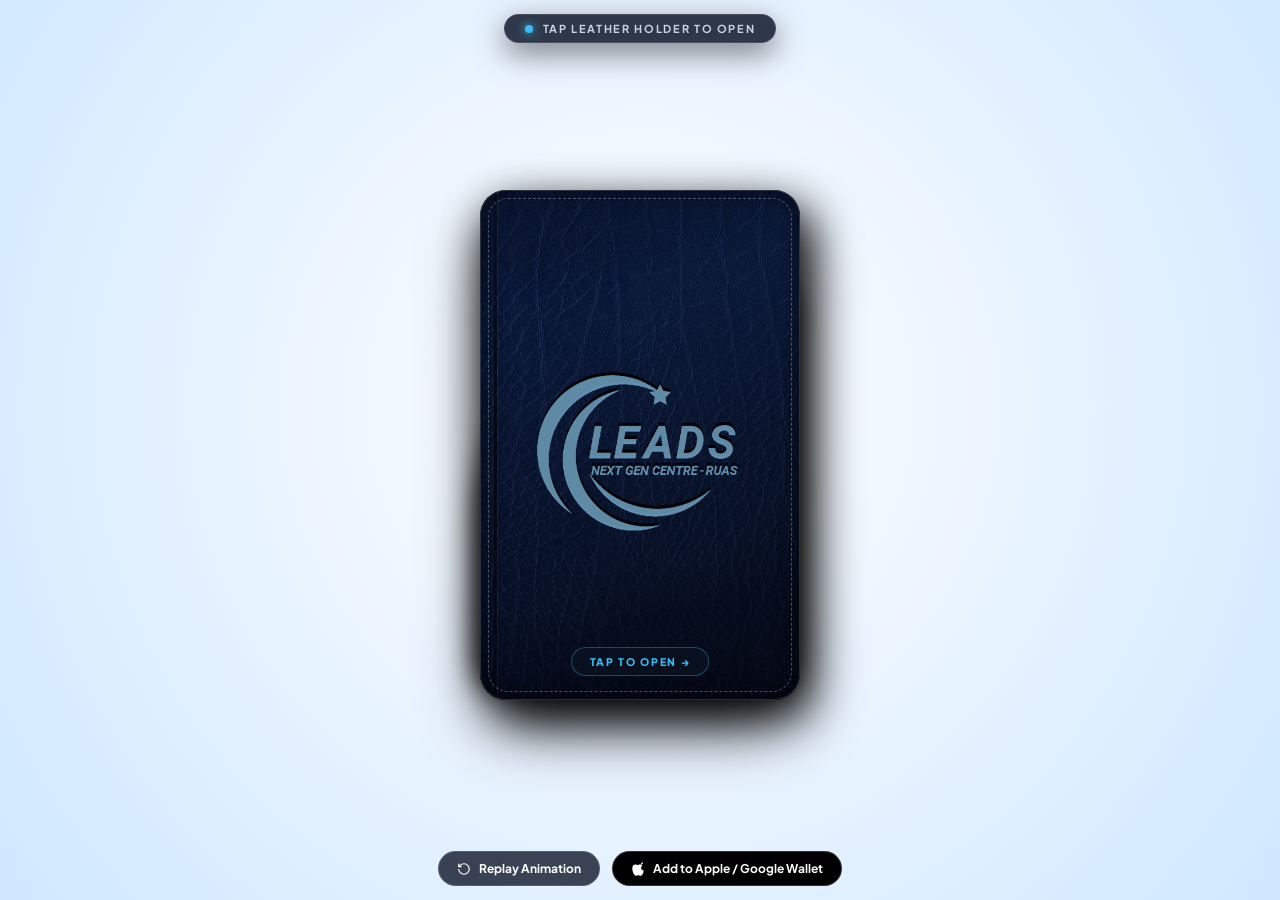
<file: index.html>
<!DOCTYPE html>
<html lang="en">
<head>
  <meta charset="UTF-8">
  <meta name="viewport" content="width=device-width, initial-scale=1.0, maximum-scale=1.0, user-scalable=no, viewport-fit=cover">
  <title>LEADS Next Gen Centre - Luxury Keycard Holder</title>
  <link rel="preconnect" href="https://fonts.googleapis.com">
  <link rel="preconnect" href="https://fonts.gstatic.com" crossorigin>
  <link href="https://fonts.googleapis.com/css2?family=Plus+Jakarta+Sans:wght@400;500;600;700;800;900&display=swap" rel="stylesheet">
  <!-- Preload the assets used in the very first animation so nothing is
       decoding mid-transition on first load. -->
  <link rel="preload" as="image" href="dark-blue-leather.jpg">
  <link rel="preload" as="image" href="leather-debossed-logo.png">
  <link rel="preload" as="image" href="leads-logo-clean.png">
  <link rel="preload" as="image" href="leads-qr-code.png">
  <style>
    :root {
      --primary-cyan: #38bdf8;
      --primary-blue: #0284c7;
      --leather-stitch: rgba(148, 163, 184, 0.45);
      --holder-blue: #0c1a30;
      --holder-blue-light: #162a4d;
    }

    * {
      box-sizing: border-box;
      margin: 0;
      padding: 0;
      -webkit-tap-highlight-color: transparent;
    }

    html, body {
      height: 100%;
      width: 100%;
      overflow: hidden;
    }

    body {
      min-height: 100dvh;
      height: 100dvh;
      width: 100vw;
      background: radial-gradient(circle at 50% 45%, #ffffff 0%, #eaf4ff 45%, #cfe8ff 100%);
      font-family: 'Plus Jakarta Sans', system-ui, -apple-system, sans-serif;
      color: #fff;
      display: flex;
      flex-direction: column;
      justify-content: space-between;
      align-items: center;
      padding: 14px 16px;
    }

    /* Top Status Header - Static Flex Item (Never Overlapped) */
    .header-panel {
      position: relative;
      display: flex;
      flex-direction: column;
      align-items: center;
      gap: 8px;
      z-index: 200;
      padding: 0;
      text-align: center;
      flex-shrink: 0;
      width: 100%;
    }

    .status-badge {
      font-size: 11px;
      letter-spacing: 0.15em;
      text-transform: uppercase;
      color: #cbd5e1;
      display: flex;
      align-items: center;
      gap: 10px;
      font-weight: 700;
      background: rgba(15, 23, 42, 0.85);
      padding: 7px 20px;
      border-radius: 9999px;
      border: 1px solid rgba(255, 255, 255, 0.12);
      backdrop-filter: blur(12px);
      box-shadow: 0 10px 30px rgba(0, 0, 0, 0.5);
    }

    .status-dot {
      width: 8px;
      height: 8px;
      background-color: var(--primary-cyan);
      border-radius: 50%;
      box-shadow: 0 0 10px var(--primary-cyan);
      flex-shrink: 0;
    }

    /* Mobile Flap Switcher Pill (Visible only on mobile when wallet is opened) */
    .mobile-flap-toggle {
      display: none;
      align-items: center;
      background: rgba(15, 23, 42, 0.9);
      border: 1px solid rgba(56, 189, 248, 0.3);
      padding: 3px;
      border-radius: 999px;
      gap: 4px;
      box-shadow: 0 4px 14px rgba(0, 0, 0, 0.4);
      animation: fadeIn 0.3s ease;
    }

    .flap-tab {
      background: transparent;
      border: none;
      color: #94a3b8;
      font-size: 11px;
      font-weight: 700;
      font-family: inherit;
      padding: 5px 14px;
      border-radius: 999px;
      cursor: pointer;
      transition: all 0.25s ease;
    }

    .flap-tab.active {
      background: var(--primary-cyan);
      color: #0c1a30;
      box-shadow: 0 2px 8px rgba(56, 189, 248, 0.4);
    }

    @keyframes fadeIn {
      from { opacity: 0; transform: translateY(-4px); }
      to { opacity: 1; transform: translateY(0); }
    }

    /* 3D Stage - Flexible Centered Zone */
    .experience-stage {
      position: relative;
      width: 100%;
      max-width: 1100px;
      flex: 1;
      min-height: 0;
      display: flex;
      align-items: center;
      justify-content: center;
      perspective: 2000px;
      z-index: 10;
      overflow: visible;
      margin: 0;
    }

    /* 
      LUXURY LEATHER CARD HOLDER (CONTAINER)
      - Straight upright proportions: 320px x 510px
      - Zero rotateX tilt for straight, clean, undistorted lines!
    */
    .holder-wrap {
      position: relative;
      width: 320px;
      height: 510px;
      transform-style: preserve-3d;
      transform: translateY(120vh) scale(0.95);
      opacity: 0;
      transition: transform 1.05s cubic-bezier(0.22, 1, 0.36, 1), opacity 1.05s ease;
      cursor: pointer;
      overflow: visible;
      will-change: transform, opacity;
      touch-action: none;
    }

    .holder-wrap.entered {
      transform: translateY(0) translateZ(0) scale(1);
      opacity: 1;
    }

    /* When opened on desktop: translateX shifts right to center both open booklet flaps */
    .holder-wrap.opened {
      transform: translateY(0) translateX(160px) translateZ(0) scale(1);
    }

    .holder-wrap.card-extracted {
      transform: translateY(0) translateX(160px) translateZ(0) scale(1);
    }

    /* 
      DARK BLUE LEATHER TEXTURE
    */
    .leather-texture {
      background-image: 
        linear-gradient(135deg, rgba(14, 25, 48, 0.35) 0%, rgba(5, 8, 16, 0.65) 100%),
        url('dark-blue-leather.jpg');
      background-size: cover;
      background-position: center;
    }

    /* 
      BASE BODY OF HOLDER (Right Flap)
    */
    .holder-base {
      position: absolute;
      top: 0;
      left: 0;
      width: 100%;
      height: 100%;
      border-radius: 26px;
      box-shadow: 
        0 30px 70px -15px rgba(0, 0, 0, 0.95),
        0 0 0 1px rgba(255, 255, 255, 0.08),
        inset 0 0 30px rgba(0, 0, 0, 0.85);
      transform-style: preserve-3d;
      transform: translateZ(0);
      overflow: visible;
      background-color: #0b1526;
    }

    /* Perimeter Saddle Stitching on Base */
    .base-stitch {
      position: absolute;
      inset: 8px;
      border-radius: 20px;
      border: 1px dashed var(--leather-stitch);
      pointer-events: none;
      z-index: 5;
    }

    /* 
      CURVED DIE-CUT CARD POCKET SLEEVE
    */
    .curved-pocket-sleeve {
      position: absolute;
      bottom: 0;
      left: 0;
      right: 0;
      height: 400px;
      border-bottom-left-radius: 26px;
      border-bottom-right-radius: 26px;
      background-image: 
        linear-gradient(145deg, rgba(20, 42, 80, 0.45) 0%, rgba(6, 12, 24, 0.8) 100%),
        url('dark-blue-leather.jpg');
      background-size: cover;
      background-position: center bottom;
      border-top-left-radius: 230px;
      box-shadow: 
        -5px -8px 25px rgba(0, 0, 0, 0.8),
        inset 0 1px 0 rgba(255, 255, 255, 0.25),
        inset -1px 0 15px rgba(0, 0, 0, 0.6);
      z-index: 15;
      transform: translateZ(4px);
      pointer-events: none;
      display: flex;
      flex-direction: column;
      justify-content: flex-end;
      padding: 20px 22px;
      border-top: 2px solid #060a14;
      border-left: 1px solid rgba(255, 255, 255, 0.08);
    }

    .curved-pocket-stitch {
      position: absolute;
      inset: 8px;
      border-bottom-left-radius: 18px;
      border-bottom-right-radius: 18px;
      border-top-left-radius: 220px;
      border: 1px dashed var(--leather-stitch);
      pointer-events: none;
    }

    .pocket-footer-content {
      display: flex;
      align-items: center;
      justify-content: space-between;
      position: relative;
      z-index: 2;
    }

    .pocket-brand-label {
      display: flex;
      align-items: center;
      gap: 6px;
      font-size: 10px;
      font-weight: 800;
      letter-spacing: 0.12em;
      color: #94a3b8;
      text-transform: uppercase;
    }

    .pocket-icon {
      width: 15px;
      height: 15px;
      color: var(--primary-cyan);
    }

    .tap-hint-pill {
      font-size: 9.5px;
      font-weight: 700;
      color: var(--primary-cyan);
      background: rgba(56, 189, 248, 0.12);
      border: 1px solid rgba(56, 189, 248, 0.3);
      padding: 3px 10px;
      border-radius: 999px;
      letter-spacing: 0.05em;
      display: flex;
      align-items: center;
      gap: 4px;
      transition: opacity 0.3s;
    }

    .holder-wrap.card-extracted .tap-hint-pill {
      opacity: 0;
    }

    /* 
      3D DIGITAL PASS CARD (WITH FRONT & BACK 3D FLIP ARCHITECTURE)
    */
    .pass-card {
      position: absolute;
      top: 10px;
      left: 10px;
      right: 10px;
      height: 450px;
      border-radius: 20px;
      perspective: 1200px;
      z-index: 10;
      cursor: pointer;
      transform: translateZ(2px) translateY(0);
      will-change: transform;
      background: transparent;
      touch-action: none;
    }

    /* Subtle vertical nudge when idle in pocket */
    .holder-wrap.opened:not(.card-extracted):not(.card-extracting):not(.card-tucking) .pass-card {
      transform: translateZ(2px) translateY(-26px);
      animation: card-nudge 2.6s ease-in-out infinite;
    }

    .holder-wrap:not(.opened) .pass-card {
      animation: none;
      transform: translateZ(2px) translateY(0);
    }

    @keyframes card-nudge {
      0%, 60%, 100% {
        transform: translateZ(2px) translateY(-26px);
      }
      75% {
        transform: translateZ(2.5px) translateY(-30px);
      }
      85% {
        transform: translateZ(2px) translateY(-26px);
      }
    }

    /* FLUID SINGLE-SHOT CARD EXTRACTION (No 4-step pauses) */
    .holder-wrap.card-extracting .pass-card {
      animation: extractCardFluid var(--card-extract-duration, 850ms) cubic-bezier(0.2, 0.8, 0.2, 1) forwards;
      z-index: 100;
    }

    .holder-wrap.card-extracted:not(.card-extracting):not(.card-tucking) .pass-card {
      transform: translateZ(90px) translateY(0) scale(1.03);
      z-index: 100;
    }

    @keyframes extractCardFluid {
      0% {
        transform: translateZ(2px) translateY(-26px) scale(1);
      }
      100% {
        transform: translateZ(90px) translateY(0) scale(1.03);
      }
    }

    /* FLUID CARD TUCK REVERSE */
    .holder-wrap.card-tucking .pass-card {
      animation: tuckCardFluid var(--card-tuck-duration, 800ms) cubic-bezier(0.2, 0.8, 0.2, 1) forwards;
      z-index: 100;
    }

    @keyframes tuckCardFluid {
      0% {
        transform: translateZ(90px) translateY(0) scale(1.03);
      }
      100% {
        transform: translateZ(2px) translateY(-26px) scale(1);
      }
    }

    /* 
      INNER CARD 3D FLIP ENGINE
    */
    .pass-inner {
      position: relative;
      width: 100%;
      height: 100%;
      text-align: left;
      transition: transform 0.8s cubic-bezier(0.2, 0.8, 0.2, 1);
      transform-style: preserve-3d;
      border-radius: 20px;
    }

    .pass-card.is-flipped .pass-inner {
      transform: rotateY(180deg);
    }

    .pass-face {
      position: absolute;
      inset: 0;
      width: 100%;
      height: 100%;
      -webkit-backface-visibility: hidden;
      backface-visibility: hidden;
      border-radius: 20px;
      box-shadow: 
        0 20px 45px rgba(0, 0, 0, 0.6),
        0 0 0 1px rgba(255, 255, 255, 0.85);
      overflow: hidden;
    }

    /* FRONT SIDE */
    .pass-front {
      background: #ebf9ff;
      color: #0f172a;
      padding: 16px 16px 14px;
      display: flex;
      flex-direction: column;
      justify-content: space-between;
      transform: rotateY(0deg);
      z-index: 2;
    }

    .pass-header {
      display: flex;
      align-items: center;
      justify-content: space-between;
      margin-bottom: 6px;
    }

    .pass-mini-logo {
      width: 32px;
      height: auto;
      object-fit: contain;
    }

    .pass-badge-pill {
      font-size: 8px;
      font-weight: 800;
      letter-spacing: 0.1em;
      color: #0284c7;
      background: rgba(2, 132, 199, 0.12);
      border: 1px solid rgba(2, 132, 199, 0.25);
      padding: 2px 7px;
      border-radius: 999px;
    }

    .pass-primary {
      display: flex;
      justify-content: space-between;
      align-items: flex-start;
      margin-bottom: 8px;
    }

    .pass-label {
      font-size: 8.5px;
      font-weight: 700;
      letter-spacing: 0.1em;
      text-transform: uppercase;
      color: #64748b;
      margin-bottom: 2px;
    }

    .pass-name {
      font-size: 17px;
      font-weight: 800;
      color: #090d16;
      line-height: 1.2;
    }

    .pass-side-logo {
      width: 54px;
      height: auto;
      object-fit: contain;
    }

    .pass-grid {
      display: grid;
      grid-template-columns: 1fr 1fr;
      gap: 8px;
      margin-bottom: 8px;
    }

    .pass-val {
      font-size: 11px;
      font-weight: 700;
      color: #0f172a;
      white-space: nowrap;
      overflow: hidden;
      text-overflow: ellipsis;
    }

    .pass-qr-box {
      background: #ffffff;
      border-radius: 14px;
      padding: 8px;
      display: flex;
      align-items: center;
      justify-content: center;
      box-shadow: 
        0 4px 14px -2px rgba(2, 132, 199, 0.15),
        0 0 0 1px rgba(226, 232, 240, 0.8);
      margin: 36px auto 14px auto;
      width: 140px;
      height: 140px;
    }

    .pass-qr-box img {
      width: 100%;
      height: 100%;
      object-fit: contain;
    }

    .pass-card-footer {
      margin-top: auto;
      padding-top: 6px;
      display: flex;
      flex-direction: column;
      gap: 3px;
      font-size: 9px;
      color: #64748b;
      font-weight: 600;
    }

    .flip-affordance-hint {
      display: flex;
      align-items: center;
      gap: 5px;
      font-size: 9px;
      font-weight: 700;
      color: #0284c7;
      background: rgba(56, 189, 248, 0.12);
      border: 1px dashed rgba(2, 132, 199, 0.35);
      padding: 3px 8px;
      border-radius: 6px;
      transition: all 0.3s ease;
    }

    .holder-wrap.card-extracted .flip-affordance-hint {
      /* opacity-only: this runs indefinitely while the card is extracted, so
         animating background/border-color here meant a continuous repaint
         for as long as the user looked at the card. Opacity is compositor-
         only and gives the same "pulsing" read. */
      animation: pulseFlipHint 2s infinite ease-in-out;
    }

    @keyframes pulseFlipHint {
      0%, 100% { opacity: 1; }
      50% { opacity: 0.55; }
    }

    /* BACK SIDE (5 BACK FIELDS & EXECUTIVE DETAILS) */
    .pass-back {
      background: #f8fafc;
      background-image: 
        radial-gradient(circle at 100% 0%, rgba(56, 189, 248, 0.15) 0%, transparent 50%),
        linear-gradient(180deg, #ffffff 0%, #f0f9ff 100%);
      color: #0f172a;
      padding: 16px 16px 12px;
      display: flex;
      flex-direction: column;
      justify-content: space-between;
      transform: rotateY(180deg);
      z-index: 1;
      box-shadow: 
        0 20px 45px rgba(0, 0, 0, 0.6),
        0 0 0 1px rgba(255, 255, 255, 0.95),
        inset 0 0 20px rgba(56, 189, 248, 0.08);
    }

    .pass-back-header {
      display: flex;
      justify-content: space-between;
      align-items: center;
      border-bottom: 1px solid rgba(2, 132, 199, 0.15);
      padding-bottom: 8px;
      margin-bottom: 8px;
    }

    .pass-back-title {
      font-size: 13.5px;
      font-weight: 800;
      color: #090d16;
    }

    .btn-flip-pill {
      font-size: 9px;
      font-weight: 800;
      color: #0284c7;
      background: rgba(56, 189, 248, 0.16);
      border: 1px solid rgba(56, 189, 248, 0.4);
      padding: 4px 9px;
      border-radius: 999px;
      cursor: pointer;
      display: inline-flex;
      align-items: center;
      gap: 4px;
      transition: all 0.2s ease;
      font-family: inherit;
    }

    .btn-flip-pill:hover {
      background: var(--primary-cyan);
      color: #0c1a30;
      transform: scale(1.05);
    }

    .pass-back-fields {
      display: flex;
      flex-direction: column;
      gap: 6px;
      flex: 1;
      justify-content: center;
    }

    .back-field-row {
      display: flex;
      flex-direction: column;
      gap: 1px;
      background: rgba(255, 255, 255, 0.85);
      padding: 5px 9px;
      border-radius: 8px;
      border: 1px solid rgba(226, 232, 240, 0.9);
      box-shadow: 0 1px 3px rgba(0, 0, 0, 0.04);
    }

    .back-field-label {
      font-size: 8px;
      font-weight: 700;
      text-transform: uppercase;
      letter-spacing: 0.08em;
      color: #64748b;
    }

    .back-field-val {
      font-size: 10.5px;
      font-weight: 800;
      color: #0f172a;
      line-height: 1.25;
    }

    .back-notice-text {
      font-size: 8px;
      color: #64748b;
      line-height: 1.35;
      font-weight: 500;
    }

    .pass-back-footer {
      border-top: 1px solid rgba(2, 132, 199, 0.12);
      padding-top: 6px;
      display: flex;
      justify-content: space-between;
      align-items: center;
      font-size: 8.5px;
      color: #64748b;
      font-weight: 600;
    }

    /* 
      3D FLIPPING DARK BLUE LEATHER FRONT COVER
      - Opens out towards the viewer from the FRONT with realistic 3D arc
    */
    .cover-leaf {
      position: absolute;
      top: 0;
      left: 0;
      width: 100%;
      height: 100%;
      border-radius: 26px;
      transform-origin: left center;
      transform-style: preserve-3d;
      transform: translateZ(16px) rotateY(0deg);
      z-index: 50;
      pointer-events: auto;
    }

    .holder-wrap.opened .cover-leaf {
      animation: openCoverFromFront var(--cover-open-duration, 900ms) cubic-bezier(0.2, 0.8, 0.2, 1) forwards;
      will-change: transform;
    }

    .holder-wrap.closing .cover-leaf {
      animation: closeCoverToFront var(--cover-close-duration, 850ms) cubic-bezier(0.2, 0.8, 0.2, 1) forwards;
      will-change: transform;
    }

    /* Single Continuous Fluid Cover Rotation (Zero mid-way stutter/pause) */
    @keyframes openCoverFromFront {
      0% {
        transform: translateZ(16px) rotateY(0deg);
      }
      100% {
        transform: translateZ(4px) rotateY(-180deg);
      }
    }

    @keyframes closeCoverToFront {
      0% {
        transform: translateZ(4px) rotateY(-180deg);
      }
      100% {
        transform: translateZ(16px) rotateY(0deg);
      }
    }

    .cover-front,
    .cover-back {
      position: absolute;
      top: 0;
      left: 0;
      width: 100%;
      height: 100%;
      border-radius: 26px;
      backface-visibility: hidden;
      -webkit-backface-visibility: hidden;
      overflow: hidden;
    }

    /* FRONT LEATHER COVER */
    .cover-front {
      background-image: 
        linear-gradient(135deg, rgba(20, 36, 68, 0.3) 0%, rgba(4, 7, 14, 0.7) 100%),
        url('dark-blue-leather.jpg');
      background-size: cover;
      background-position: center;
      display: flex;
      flex-direction: column;
      align-items: center;
      justify-content: center;
      padding: 24px;
      box-shadow: 
        12px 18px 45px rgba(0, 0, 0, 0.85),
        inset 0 0 0 1px rgba(255, 255, 255, 0.15),
        inset 0 0 25px rgba(0, 0, 0, 0.75);
      transform: rotateY(0deg);
      position: relative;
    }

    .cover-stitch {
      position: absolute;
      inset: 8px;
      border-radius: 20px;
      border: 1px dashed var(--leather-stitch);
      pointer-events: none;
    }

    .cover-front::before {
      content: '';
      position: absolute;
      top: 0;
      left: 14px;
      width: 3px;
      height: 100%;
      background: linear-gradient(to bottom, rgba(0, 0, 0, 0.3), rgba(0, 0, 0, 0.7), rgba(0, 0, 0, 0.3));
      box-shadow: 1px 0 0 rgba(255, 255, 255, 0.06);
    }

    /* ==========================================================================
       TRUE PHYSICAL BLIND DEBOSSED LEATHER LOGO
       - Uses exact alpha artwork of leads-logo-clean.png as a physical stamp mask
       - Continues the exact dark-blue-leather texture seamlessly across the logo
       - Subtle upper crevice shadow + crisp lower edge bevel highlight
       - Clear, rich visibility on dark leather with zero flat-black sticker look
       ========================================================================== */
    .debossed-leather-mark {
      position: relative;
      width: 220px;
      height: 220px;
      display: flex;
      align-items: center;
      justify-content: center;
      cursor: pointer;
      user-select: none;
      transition: transform 0.4s cubic-bezier(0.2, 0.8, 0.2, 1);
    }

    .cover-front:hover .debossed-leather-mark {
      transform: scale(1.02);
    }

    /* Lower Rim Highlight: Light catching the bottom & right bevel edges */
    .deboss-highlight-bevel {
      position: absolute;
      inset: 0;
      width: 100%;
      height: 100%;
      transform: translate(0px, 1.5px);
      background-color: rgba(140, 210, 255, 0.55);
      -webkit-mask: url(#leads-deboss-mask);
      mask: url(#leads-deboss-mask);
      -webkit-mask-image: url(#leads-deboss-mask), url('leads-logo-clean.png');
      mask-image: url(#leads-deboss-mask), url('leads-logo-clean.png');
      -webkit-mask-size: contain;
      mask-size: contain;
      -webkit-mask-repeat: no-repeat;
      mask-repeat: no-repeat;
      -webkit-mask-position: center;
      mask-position: center;
      pointer-events: none;
      filter: drop-shadow(0px 1px 1px rgba(180, 230, 255, 0.4));
    }

    /* Upper Crevice Shadow: Deep physical recess into the upper leather surface */
    .deboss-shadow-bevel {
      position: absolute;
      inset: 0;
      width: 100%;
      height: 100%;
      transform: translate(0px, -1.5px);
      background-color: rgba(0, 0, 0, 0.95);
      -webkit-mask: url(#leads-deboss-mask);
      mask: url(#leads-deboss-mask);
      -webkit-mask-image: url(#leads-deboss-mask), url('leads-logo-clean.png');
      mask-image: url(#leads-deboss-mask), url('leads-logo-clean.png');
      -webkit-mask-size: contain;
      mask-size: contain;
      -webkit-mask-repeat: no-repeat;
      mask-repeat: no-repeat;
      -webkit-mask-position: center;
      mask-position: center;
      pointer-events: none;
    }

    /* Stamped Leather Cavity: Natural leather grain continuing through the recessed logo */
    .deboss-cavity {
      position: absolute;
      inset: 0;
      width: 100%;
      height: 100%;
      background-image: 
        linear-gradient(145deg, rgba(2, 6, 16, 0.75) 0%, rgba(6, 16, 36, 0.45) 100%),
        url('dark-blue-leather.jpg');
      background-size: cover;
      background-position: center;
      background-blend-mode: multiply;
      -webkit-mask: url(#leads-deboss-mask);
      mask: url(#leads-deboss-mask);
      -webkit-mask-image: url(#leads-deboss-mask), url('leads-logo-clean.png');
      mask-image: url(#leads-deboss-mask), url('leads-logo-clean.png');
      -webkit-mask-size: contain;
      mask-size: contain;
      -webkit-mask-repeat: no-repeat;
      mask-repeat: no-repeat;
      -webkit-mask-position: center;
      mask-position: center;
      filter: 
        drop-shadow(0px 2px 3px rgba(0, 0, 0, 0.95))
        drop-shadow(0px -1px 1px rgba(255, 255, 255, 0.25));
    }

    .cover-prompt {
      position: absolute;
      bottom: 24px;
      font-size: 10.5px;
      font-weight: 800;
      letter-spacing: 0.16em;
      text-transform: uppercase;
      color: var(--primary-cyan);
      display: flex;
      align-items: center;
      gap: 6px;
      /* Opaque enough on its own (0.75 alpha) that backdrop-filter added
         nothing visible here. backdrop-filter is very expensive to keep
         alive on an element inside a continuously rotating 3D face
         (.cover-front), since the compositor has to resample the blur every
         frame of the cover-open animation instead of caching a static
         layer -- this was the main source of the frame-by-frame stutter. */
      background: rgba(10, 18, 32, 0.75);
      padding: 7px 18px;
      border-radius: 999px;
      border: 1px solid rgba(56, 189, 248, 0.35);
    }

    /* 
      COVER BACK (Interior Left Flap - Executive Credentials Layout)
    */
    .cover-back {
      background-image: 
        linear-gradient(150deg, rgba(14, 25, 48, 0.45) 0%, rgba(5, 8, 16, 0.75) 100%),
        url('dark-blue-leather.jpg');
      background-size: cover;
      background-position: center;
      color: #f8fafc;
      transform: rotateY(180deg);
      display: flex;
      flex-direction: column;
      justify-content: space-between;
      padding: 24px 20px;
      box-shadow: 
        inset 0 0 0 1px rgba(255, 255, 255, 0.08),
        inset 15px 0 25px rgba(0, 0, 0, 0.85);
    }

    .cover-back-stitch {
      position: absolute;
      inset: 8px;
      border-radius: 20px;
      border: 1px dashed var(--leather-stitch);
      pointer-events: none;
    }

    .left-panel-header {
      display: flex;
      justify-content: space-between;
      align-items: flex-start;
      border-bottom: 1px solid rgba(255, 255, 255, 0.12);
      padding-bottom: 12px;
    }

    .left-panel-title {
      font-size: 15px;
      font-weight: 800;
      color: #ffffff;
      line-height: 1.2;
    }

    .left-panel-sub {
      font-size: 9.5px;
      color: var(--primary-cyan);
      font-weight: 700;
      letter-spacing: 0.08em;
      text-transform: uppercase;
      margin-top: 2px;
    }

    .left-badge-tag {
      font-size: 8px;
      font-weight: 800;
      letter-spacing: 0.12em;
      text-transform: uppercase;
      color: #fff;
      background: rgba(255, 255, 255, 0.1);
      border: 1px solid rgba(255, 255, 255, 0.2);
      padding: 3px 7px;
      border-radius: 6px;
    }

    .left-form-fields {
      display: flex;
      flex-direction: column;
      gap: 10px;
      margin: 12px 0;
    }

    .form-slot {
      display: flex;
      flex-direction: column;
      gap: 3px;
    }

    .form-slot-label {
      font-size: 8.5px;
      font-weight: 700;
      color: #94a3b8;
      text-transform: uppercase;
      letter-spacing: 0.06em;
    }

    .form-slot-pill {
      background: rgba(255, 255, 255, 0.95);
      color: #0f172a;
      padding: 6px 12px;
      border-radius: 999px;
      font-size: 11px;
      font-weight: 800;
      box-shadow: 
        0 2px 6px rgba(0, 0, 0, 0.3),
        inset 0 1px 0 rgba(255, 255, 255, 0.8);
      white-space: nowrap;
      overflow: hidden;
      text-overflow: ellipsis;
    }

    .left-panel-footer {
      font-size: 8.5px;
      color: #94a3b8;
      line-height: 1.4;
      border-top: 1px solid rgba(255, 255, 255, 0.1);
      padding-top: 10px;
      text-align: center;
    }

    /* Actions Panel - Static Bottom Flex Item */
    .actions-panel {
      position: relative;
      display: flex;
      align-items: center;
      justify-content: center;
      gap: 12px;
      z-index: 200;
      flex-shrink: 0;
      width: 100%;
      max-width: 480px;
      padding-top: 4px;
    }

    .btn-action {
      display: inline-flex;
      align-items: center;
      justify-content: center;
      gap: 8px;
      background: rgba(15, 23, 42, 0.8);
      color: #ffffff;
      text-decoration: none;
      font-size: 12px;
      font-weight: 700;
      padding: 9px 18px;
      border-radius: 999px;
      border: 1px solid rgba(255, 255, 255, 0.15);
      backdrop-filter: blur(10px);
      cursor: pointer;
      transition: all 0.3s ease;
      font-family: inherit;
    }

    .btn-action:hover {
      background: rgba(30, 41, 59, 0.9);
      transform: translateY(-2px);
      box-shadow: 0 15px 30px rgba(0, 0, 0, 0.6);
      border-color: rgba(255, 255, 255, 0.3);
    }

    .btn-wallet {
      background: #000000;
      border-color: rgba(255, 255, 255, 0.2);
    }

    .btn-wallet:hover {
      background: #111827;
      border-color: var(--primary-cyan);
      box-shadow: 0 10px 30px rgba(56, 189, 248, 0.3);
    }

    /* ==========================================================================
       RESPONSIVENESS: MOBILE, TABLET, DESKTOP
       ========================================================================== */

    /* Mobile Devices (< 768px) */
    @media (max-width: 767px) {
      body {
        padding: 10px 12px;
      }

      .status-badge {
        font-size: 10px;
        padding: 6px 14px;
        gap: 6px;
      }

      .mobile-flap-toggle {
        display: none;
      }

      .mobile-flap-toggle.visible {
        display: flex;
      }

      .holder-wrap {
        transform: translateY(100vh) scale(0.82);
      }

      .holder-wrap.entered {
        transform: translateY(0) scale(0.82);
      }

      .holder-wrap.opened,
      .holder-wrap.card-extracted {
        transform: translateY(0) translateX(0) scale(0.82);
      }

      .holder-wrap.opened.show-creds,
      .holder-wrap.card-extracted.show-creds {
        transform: translateY(0) translateX(160px) scale(0.82);
      }

      .actions-panel {
        gap: 8px;
        flex-direction: row;
        width: 100%;
      }

      .btn-action {
        flex: 1;
        padding: 8px 12px;
        font-size: 11px;
        white-space: nowrap;
      }
    }

    /* Short Mobile Screens (height < 700px) */
    @media (max-height: 700px) and (max-width: 767px) {
      .holder-wrap {
        transform: translateY(100vh) scale(0.72);
      }

      .holder-wrap.entered {
        transform: translateY(0) scale(0.72);
      }

      .holder-wrap.opened,
      .holder-wrap.card-extracted {
        transform: translateY(0) translateX(0) scale(0.72);
      }

      .holder-wrap.opened.show-creds,
      .holder-wrap.card-extracted.show-creds {
        transform: translateY(0) translateX(160px) scale(0.72);
      }

      .btn-action {
        padding: 7px 10px;
        font-size: 10.5px;
      }
    }

    /* Tablet & Medium Screens (768px to 1024px) */
    @media (min-width: 768px) and (max-width: 1024px) {
      .holder-wrap.entered {
        transform: translateY(0) scale(0.92);
      }
      .holder-wrap.opened,
      .holder-wrap.card-extracted {
        transform: translateY(0) translateX(150px) scale(0.92);
      }
    }

    /* Wide desktop: the holder stays a fixed 320x510px box, which leaves a
       lot of dead space on large screens. Scale it up -- translateX is
       scaled by the same factor so the two "open book" leaves keep the same
       proportional gap (translateX runs in un-scaled px since it composes
       after `scale` in the transform list, so it has to be re-tuned per
       breakpoint). */
    @media (min-width: 1440px) {
      .holder-wrap.entered {
        transform: translateY(0) scale(1.25);
      }
      .holder-wrap.opened,
      .holder-wrap.card-extracted {
        transform: translateY(0) translateX(200px) scale(1.25);
      }
    }

    @media (min-width: 1920px) {
      .holder-wrap.entered {
        transform: translateY(0) scale(1.45);
      }
      .holder-wrap.opened,
      .holder-wrap.card-extracted {
        transform: translateY(0) translateX(232px) scale(1.45);
      }
    }
  </style>
</head>
<body>

  <!-- Hidden SVG Mask Definition for Cross-Browser Blind Debossed Leather Mark -->
  <svg width="0" height="0" style="position: absolute; width: 0; height: 0; overflow: hidden;" aria-hidden="true">
    <defs>
      <mask id="leads-deboss-mask" maskUnits="objectBoundingBox" maskContentUnits="objectBoundingBox">
        <image href="leads-logo-clean.png" width="1" height="1" preserveAspectRatio="xMidYMid meet" />
      </mask>
    </defs>
  </svg>

  <!-- Stage Status & Mobile Toggle Header -->
  <div class="header-panel">
    <div class="status-badge" id="statusBadge">
      <span class="status-dot"></span>
      <span id="statusText">Loading Leather Card Holder...</span>
    </div>
    <div class="mobile-flap-toggle" id="mobileFlapToggle">
      <button class="flap-tab active" id="tabCard">💳 Keycard</button>
      <button class="flap-tab" id="tabCreds">📋 Executive Info</button>
    </div>
  </div>

  <!-- 3D Experience Stage -->
  <div class="experience-stage">
    <div class="holder-wrap" id="holderWrap">
      
      <!-- Base Body & Inside Right Pocket (Dark Blue Leather Finished) -->
      <div class="holder-base leather-texture" id="holderBase">
        <div class="base-stitch"></div>

        <!-- The Pass Card with 3D Flip Engine (Front & Back Faces) -->
        <div class="pass-card" id="passCard" title="Click to pull card or flip">
          <div class="pass-inner" id="passInner">

            <!-- FRONT SIDE: Apple Wallet Keycard Pass -->
            <div class="pass-face pass-front">
              <div>
                <div class="pass-header">
                  <img src="leads-logo-clean.png" alt="LEADS Logo" class="pass-mini-logo" />
                  <span class="pass-badge-pill">ACTIVE PASS</span>
                </div>

                <div class="pass-primary">
                  <div>
                    <div class="pass-label">Alumni Member</div>
                    <div class="pass-name">Bhawen Maroo</div>
                  </div>
                  <img src="leads-logo-clean.png" alt="LEADS RUAS" class="pass-side-logo" />
                </div>

                <div class="pass-grid">
                  <div>
                    <div class="pass-label">Phone Number</div>
                    <div class="pass-val">9608768647</div>
                  </div>
                  <div>
                    <div class="pass-label">Email ID</div>
                    <div class="pass-val" title="bhawenmaroo@gmail.com">bhawenmaroo@gm...</div>
                  </div>
                </div>

                <div class="pass-qr-box">
                  <img 
                    src="leads-qr-code.png" 
                    alt="LEADS Centre Pass QR Code" 
                  />
                </div>
              </div>

              <div class="pass-card-footer">
                <div class="flip-affordance-hint" id="flipHint">
                  <span>↻</span>
                  <span>Tap to Flip for 5 Back Fields</span>
                </div>
                <div style="display:flex; align-items:center; gap:4px; font-size:8.5px;">
                  <span>💳</span>
                  <span>Leads Next Gen Centre</span>
                </div>
              </div>
            </div>

            <!-- BACK SIDE: 5 Executive Back Fields & Access Notice -->
            <div class="pass-face pass-back">
              <div class="pass-back-header">
                <div>
                  <div class="pass-label">PASS DETAILS</div>
                  <div class="pass-back-title">LEADS RUAS Pass Info</div>
                </div>
                <button class="btn-flip-pill" id="flipBackBtn" title="Flip to front">
                  <span>↺</span>
                  <span>Front</span>
                </button>
              </div>

              <div class="pass-back-fields">
                <div class="back-field-row">
                  <span class="back-field-label">1. Access Level</span>
                  <span class="back-field-val">Executive & Alumni Fellow (Tier 1)</span>
                </div>
                <div class="back-field-row">
                  <span class="back-field-label">2. Pass Serial ID</span>
                  <span class="back-field-val">RUAS-LEADS-2026-08842</span>
                </div>
                <div class="back-field-row">
                  <span class="back-field-label">3. Validity Period</span>
                  <span class="back-field-val">Jan 2026 – Dec 2028 (3 Years)</span>
                </div>
                <div class="back-field-row">
                  <span class="back-field-label">4. Issuing Authority</span>
                  <span class="back-field-val">M. S. Ramaiah Univ. of Applied Sciences</span>
                </div>
                <div class="back-field-row">
                  <span class="back-field-label">5. Terms & Entry Verification</span>
                  <p class="back-notice-text">
                    Scan front QR code at entry turnstiles. Non-transferable pass.
                  </p>
                </div>
              </div>

              <div class="pass-back-footer">
                <span>© 2026 LEADS Next Gen Centre</span>
                <span>Tap card to flip</span>
              </div>
            </div>

          </div>
        </div>

        <!-- Curved Die-Cut Leather Pocket Sleeve -->
        <div class="curved-pocket-sleeve">
          <div class="curved-pocket-stitch"></div>
          <div class="pocket-footer-content">
            <div class="pocket-brand-label">
              <svg class="pocket-icon" viewBox="0 0 24 24" fill="none" stroke="currentColor" stroke-width="2">
                <rect x="2" y="7" width="20" height="14" rx="2" ry="2"></rect>
                <path d="M16 21V5a2 2 0 0 0-2-2h-4a2 2 0 0 0-2 2v16"></path>
              </svg>
              <span>Card Holder</span>
            </div>
            <span class="tap-hint-pill">
              Tap Card &uarr;
            </span>
          </div>
        </div>

      </div>

      <!-- 3D Flipping Dark Blue Leather Front Cover Leaf -->
      <div class="cover-leaf" id="coverLeaf">
        
        <!-- Cover Front: True Physical Blind Debossed Leather Logo -->
        <div class="cover-front">
          <div class="cover-stitch"></div>
          
          <div class="debossed-leather-mark" aria-label="LEADS Next Gen Centre RUAS">
            <div class="deboss-cavity"></div>
            <div class="deboss-shadow-bevel"></div>
            <div class="deboss-highlight-bevel"></div>
          </div>

          <div class="cover-prompt">Tap to Open &rarr;</div>
        </div>

        <!-- Cover Back: Interior Left Flap with Executive Credentials Layout -->
        <div class="cover-back" id="coverBack">
          <div class="cover-back-stitch"></div>
          
          <!-- Top Header -->
          <div class="left-panel-header">
            <div>
              <div class="left-panel-title">LEADS Centre</div>
              <div class="left-panel-sub">RUAS Executive Pass</div>
            </div>
            <span class="left-badge-tag">Official</span>
          </div>

          <!-- Rounded Pill Slots -->
          <div class="left-form-fields">
            <div class="form-slot">
              <span class="form-slot-label">Name / Nombre</span>
              <div class="form-slot-pill">Bhawen Maroo</div>
            </div>

            <div class="form-slot">
              <span class="form-slot-label">Designation / Rol</span>
              <div class="form-slot-pill">Alumni & Executive Fellow</div>
            </div>

            <div class="form-slot">
              <span class="form-slot-label">Phone / Teléfono</span>
              <div class="form-slot-pill">+91 9608768647</div>
            </div>

            <div class="form-slot">
              <span class="form-slot-label">Email / Correo</span>
              <div class="form-slot-pill">bhawenmaroo@gmail.com</div>
            </div>
          </div>

          <!-- Bottom Footer Note -->
          <div class="left-panel-footer">
            M. S. Ramaiah University of Applied Sciences<br />
            New BEL Road, MSR Nagar, Bengaluru - 560054
          </div>
        </div>

      </div>

    </div>
  </div>

  <!-- Bottom Controls (Never overlaps stage or holder) -->
  <div class="actions-panel">
    <button class="btn-action" id="replayBtn">
      <svg width="14" height="14" viewBox="0 0 24 24" fill="none" stroke="currentColor" stroke-width="2">
        <path d="M3 12a9 9 0 1 0 9-9 9.75 9.75 0 0 0-6.74 2.74L3 8"></path>
        <path d="M3 3v5h5"></path>
      </svg>
      Replay Animation
    </button>
    <a href="https://api.walletwallet.dev/p/e1f116cc-3aa7-4cd9-8362-123ea660021f" target="_blank" rel="noopener noreferrer" class="btn-action btn-wallet">
      <svg width="14" height="14" viewBox="0 0 170 170" fill="currentColor">
        <path d="M150.37 130.25c-2.45 5.66-5.35 10.87-8.71 15.66-4.58 6.53-8.33 11.05-11.22 13.56-4.48 4.12-9.28 6.23-14.42 6.35-3.69 0-8.14-1.05-13.32-3.18-5.19-2.12-9.97-3.17-14.34-3.17-4.58 0-9.49 1.05-14.75 3.17-5.26 2.13-9.5 3.24-12.74 3.35-4.35.13-9.16-1.9-14.42-6.08-3.7-3.04-7.58-7.7-11.64-13.98-6.19-9.56-10.9-20.48-14.15-32.76-3.25-12.28-4.88-23.77-4.88-34.46 0-14.02 3.42-25.59 10.25-34.72 6.84-9.12 15.42-13.82 25.75-14.1 4.79-.1 10.05 1.25 15.79 4.04 5.73 2.79 9.53 4.24 11.39 4.35 1.52-.11 5.58-1.63 12.18-4.56 6.6-2.93 12.14-4.22 16.63-3.86 12.4.98 22.38 5.74 29.93 14.28-10.87 6.63-16.19 15.54-15.96 26.74.22 8.7 3.59 16.14 10.11 22.33 6.52 6.19 14.46 9.89 23.82 11.1-2.17 6.53-4.67 13.05-7.5 19.56zM119.22 33.04c0-7.39 2.61-14.24 7.83-20.55 5.22-6.31 11.63-10.47 19.24-12.49 1.09 7.39-1.2 14.57-6.86 21.53-5.65 6.96-12.39 10.8-20.21 11.51z"/>
      </svg>
      Add to Apple / Google Wallet
    </a>
  </div>

  <script>
    const holderWrap = document.getElementById('holderWrap');
    const passCard = document.getElementById('passCard');
    const statusText = document.getElementById('statusText');
    const replayBtn = document.getElementById('replayBtn');
    const mobileFlapToggle = document.getElementById('mobileFlapToggle');
    const tabCard = document.getElementById('tabCard');
    const tabCreds = document.getElementById('tabCreds');
    const coverBack = document.getElementById('coverBack');
    const flipBackBtn = document.getElementById('flipBackBtn');

    // Single source of truth for animation timing: these are written onto
    // holderWrap as CSS custom properties (consumed by the animation-duration
    // in the stylesheet above) so the JS state transition and the CSS
    // animation can never drift apart and cause a snap/jump mid-animation.
    const CARD_EXTRACT_DURATION = 850;
    const CARD_TUCK_DURATION = 800;
    const COVER_OPEN_DURATION = 900;
    const COVER_CLOSE_DURATION = 850;
    holderWrap.style.setProperty('--card-extract-duration', `${CARD_EXTRACT_DURATION}ms`);
    holderWrap.style.setProperty('--card-tuck-duration', `${CARD_TUCK_DURATION}ms`);
    holderWrap.style.setProperty('--cover-open-duration', `${COVER_OPEN_DURATION}ms`);
    holderWrap.style.setProperty('--cover-close-duration', `${COVER_CLOSE_DURATION}ms`);

    let state = 'init'; // 'init' | 'entered' | 'opened' | 'extracted'
    let isAnimatingCard = false;
    let isTransitioningHolder = false;

    function runEntrance() {
      state = 'init';
      isAnimatingCard = false;
      isTransitioningHolder = false;
      passCard.classList.remove('is-flipped');
      holderWrap.className = 'holder-wrap';
      mobileFlapToggle.classList.remove('visible');
      tabCard.classList.add('active');
      tabCreds.classList.remove('active');
      statusText.textContent = 'Arriving into view...';

      setTimeout(() => {
        holderWrap.classList.add('entered');
        state = 'entered';
        statusText.textContent = 'Tap leather holder to open';
      }, 400);
    }

    function openHolder() {
      if (isAnimatingCard || isTransitioningHolder) return;

      if (state === 'entered') {
        isTransitioningHolder = true;
        holderWrap.classList.remove('closing');
        holderWrap.classList.add('opened');
        state = 'opened';
        statusText.textContent = 'Tap card to pull forward';
        if (window.innerWidth < 768) {
          mobileFlapToggle.classList.add('visible');
        }
        setTimeout(() => {
          isTransitioningHolder = false;
        }, COVER_OPEN_DURATION);
      } else if (state === 'opened') {
        isTransitioningHolder = true;
        holderWrap.classList.remove('opened', 'show-creds');
        holderWrap.classList.add('closing');
        mobileFlapToggle.classList.remove('visible');
        statusText.textContent = 'Closing leather holder...';
        
        setTimeout(() => {
          holderWrap.classList.remove('closing');
          state = 'entered';
          statusText.textContent = 'Tap leather holder to open';
          isTransitioningHolder = false;
        }, COVER_CLOSE_DURATION);
      }
    }

    function extractCard() {
      if (isAnimatingCard) return;

      if (state === 'opened') {
        isAnimatingCard = true;
        passCard.classList.remove('is-flipped');
        holderWrap.classList.remove('card-tucking');
        holderWrap.classList.add('card-extracting', 'card-extracted');
        statusText.textContent = 'Card Ready · Tap card to flip for back fields ↻';
        
        setTimeout(() => {
          holderWrap.classList.remove('card-extracting');
          state = 'extracted';
          isAnimatingCard = false;
        }, CARD_EXTRACT_DURATION);
      } else if (state === 'extracted') {
        isAnimatingCard = true;
        passCard.classList.remove('is-flipped');
        holderWrap.classList.remove('card-extracting', 'card-extracted');
        holderWrap.classList.add('card-tucking');
        statusText.textContent = 'Tap card to pull forward';
        
        setTimeout(() => {
          holderWrap.classList.remove('card-tucking');
          state = 'opened';
          isAnimatingCard = false;
        }, CARD_TUCK_DURATION);
      }
    }

    function toggleFlip(e) {
      if (e) e.stopPropagation();
      if (state !== 'extracted') return;
      passCard.classList.toggle('is-flipped');
      const isFlipped = passCard.classList.contains('is-flipped');
      statusText.textContent = isFlipped 
        ? 'Viewing Back Details (5 Fields) · Tap to Flip ↻'
        : 'Card Ready · Tap card to flip for back fields ↻';
    }

    // Mobile Flap Switcher
    tabCard.addEventListener('click', (e) => {
      e.stopPropagation();
      tabCard.classList.add('active');
      tabCreds.classList.remove('active');
      holderWrap.classList.remove('show-creds');
    });

    tabCreds.addEventListener('click', (e) => {
      e.stopPropagation();
      tabCreds.classList.add('active');
      tabCard.classList.remove('active');
      holderWrap.classList.add('show-creds');
    });

    coverBack.addEventListener('click', (e) => {
      if (state === 'opened' && window.innerWidth < 768) {
        e.stopPropagation();
        tabCreds.classList.add('active');
        tabCard.classList.remove('active');
        holderWrap.classList.add('show-creds');
      }
    });

    if (flipBackBtn) {
      flipBackBtn.addEventListener('click', (e) => {
        e.stopPropagation();
        toggleFlip(e);
      });
    }

    let isDragging = false;
    let startY = 0;
    let currentDeltaY = 0;
    let hasDragged = false;

    function handlePointerDown(e) {
      if (state !== 'opened' && state !== 'extracted') return;
      if (isAnimatingCard) return;

      isDragging = true;
      hasDragged = false;
      startY = e.clientY;
      currentDeltaY = 0;
      passCard.setPointerCapture(e.pointerId);
    }

    function handlePointerMove(e) {
      if (!isDragging) return;
      const deltaY = startY - e.clientY;

      if (Math.abs(deltaY) > 8) {
        hasDragged = true;
      }

      if (state === 'opened') {
        // Dragging upward to pull card out
        if (deltaY > 0) {
          currentDeltaY = Math.min(deltaY, 200);
          const progress = currentDeltaY / 200;
          const zOffset = 2 + (progress * 88);
          const yOffset = -26 * (1 - progress);
          passCard.style.transition = 'none';
          passCard.style.transform = `translateZ(${zOffset}px) translateY(${yOffset}px) scale(${1 + progress * 0.03})`;
        }
      }
    }

    function handlePointerUp(e) {
      if (!isDragging) return;
      isDragging = false;
      try {
        passCard.releasePointerCapture(e.pointerId);
      } catch (_) {}
      passCard.style.transition = '';

      if (hasDragged) {
        if (state === 'opened') {
          if (currentDeltaY > 40) {
            passCard.style.transform = '';
            extractCard();
          } else {
            passCard.style.transform = '';
          }
        } else if (state === 'extracted') {
          // Dragging down significantly tucks back
          if (currentDeltaY < -40) {
            extractCard();
          }
        }
      } else {
        // Pure tap / click
        if (state === 'opened') {
          passCard.style.transform = '';
          extractCard();
        } else if (state === 'extracted') {
          toggleFlip(e);
        }
      }
      currentDeltaY = 0;
    }

    // Unified tap-or-swipe handler for the holder itself: a plain tap opens/
    // closes exactly like before, and on touch devices a vertical swipe does
    // the same thing (swipe up opens, swipe down closes/tucks) so the
    // interaction feels native on a phone instead of requiring a precise tap.
    let holderIsDragging = false;
    let holderStartY = 0;
    let holderHasDragged = false;

    function handleHolderPointerDown(e) {
      if (e.target.closest('#passCard') || e.target.closest('#coverBack')) return;
      if (isAnimatingCard || isTransitioningHolder) return;

      holderIsDragging = true;
      holderStartY = e.clientY;
      holderHasDragged = false;
    }

    function handleHolderPointerMove(e) {
      if (!holderIsDragging) return;
      const deltaY = holderStartY - e.clientY;
      if (Math.abs(deltaY) > 8) {
        holderHasDragged = true;
      }
    }

    function handleHolderPointerUp(e) {
      if (!holderIsDragging) return;
      holderIsDragging = false;
      if (isAnimatingCard || isTransitioningHolder) return;

      const deltaY = holderStartY - e.clientY;
      const wasSwipe = holderHasDragged;

      if (state === 'entered') {
        // Tap, or a clear swipe up.
        if (!wasSwipe || deltaY > 40) {
          openHolder();
        }
      } else if (state === 'opened') {
        // Tap, or a clear swipe down.
        if (!wasSwipe || deltaY < -40) {
          openHolder();
        }
      } else if (state === 'extracted') {
        if (!wasSwipe || deltaY < -40) {
          extractCard();
        }
      }
    }

    holderWrap.addEventListener('pointerdown', handleHolderPointerDown);
    holderWrap.addEventListener('pointermove', handleHolderPointerMove);
    holderWrap.addEventListener('pointerup', handleHolderPointerUp);
    holderWrap.addEventListener('pointercancel', handleHolderPointerUp);

    passCard.addEventListener('pointerdown', handlePointerDown);
    passCard.addEventListener('pointermove', handlePointerMove);
    passCard.addEventListener('pointerup', handlePointerUp);
    passCard.addEventListener('pointercancel', handlePointerUp);

    replayBtn.addEventListener('click', () => {
      runEntrance();
    });

    window.addEventListener('resize', () => {
      if (state === 'opened' && window.innerWidth < 768) {
        mobileFlapToggle.classList.add('visible');
      } else {
        mobileFlapToggle.classList.remove('visible');
        holderWrap.classList.remove('show-creds');
      }
    });

    window.addEventListener('DOMContentLoaded', () => {
      runEntrance();
    });
  </script>
</body>
</html>
</file>
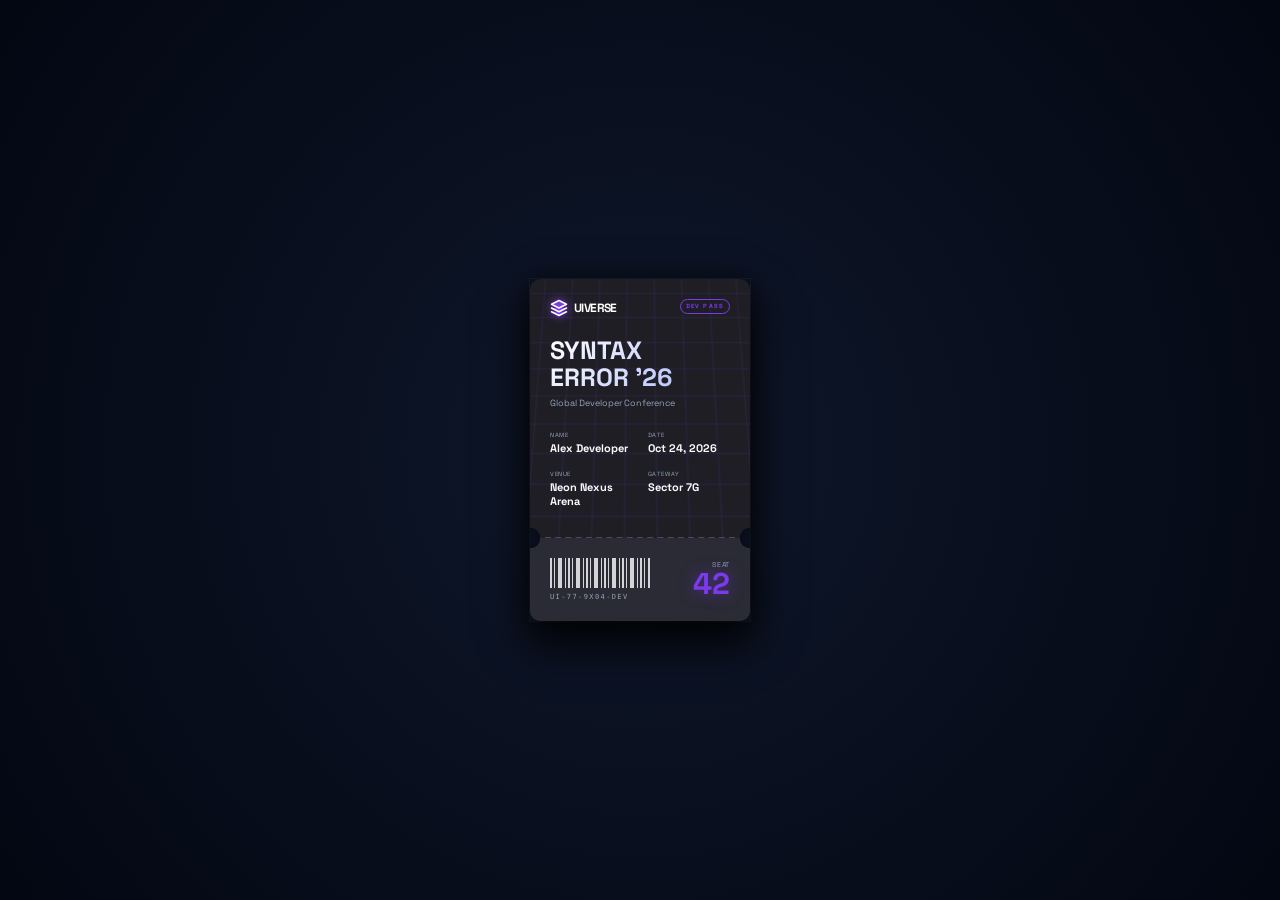
<file: ticket.html>
<!DOCTYPE html>
<html lang="en">
<head>
  <meta charset="UTF-8">
  <meta name="viewport" content="width=device-width, initial-scale=1.0">
  <title>Dev Pass Ticket - UIverse shy-rattlesnake-3</title>
  <link rel="preconnect" href="https://fonts.googleapis.com">
  <link rel="preconnect" href="https://fonts.gstatic.com" crossorigin>
  <link href="https://fonts.googleapis.com/css2?family=Space+Grotesk:wght@500;700;900&display=swap" rel="stylesheet">
  <style>
    * {
      box-sizing: border-box;
      margin: 0;
      padding: 0;
    }

    body {
      min-height: 100vh;
      background: radial-gradient(circle at center, #0f172a, #030712);
      display: flex;
      align-items: center;
      justify-content: center;
      font-family: "Space Grotesk", "Segoe UI", system-ui, sans-serif;
    }

    .ticket-canvas {
      min-height: 100%;
      display: flex;
      align-items: center;
      justify-content: center;
      padding: 2em;
    }

    .ticket-wrapper {
      --t-bg: #1e1e24;
      --t-bg-light: #2b2b36;
      --t-accent: #7c3aed;
      --t-accent-glow: rgba(124, 58, 237, 0.5);
      --t-text-main: #f8fafc;
      --t-text-muted: #94a3b8;
      font-size: 10px;
      perspective: 1000px;
      display: inline-block;
    }

    .ticket {
      position: relative;
      width: 22em;
      color: var(--t-text-main);
      font-family: "Space Grotesk", "Segoe UI", system-ui, sans-serif;
      transform-style: preserve-3d;
      transition:
        transform 0.6s cubic-bezier(0.23, 1, 0.32, 1),
        box-shadow 0.6s ease;
      box-shadow:
        0 20px 40px rgba(0, 0, 0, 0.8),
        0 0 0 1px rgba(255, 255, 255, 0.05);
      background: transparent;
      filter: drop-shadow(0px 0px 10px rgba(0, 0, 0, 0.5));
    }

    .ticket-wrapper:hover .ticket {
      transform: rotateX(5deg) rotateY(-10deg) scale(1.02);
      box-shadow:
        20px 20px 40px rgba(0, 0, 0, 0.6),
        0 0 0 1px rgba(255, 255, 255, 0.1),
        -5px -5px 20px var(--t-accent-glow);
    }

    .ticket::after {
      content: "";
      position: absolute;
      inset: 0;
      border-radius: 1em;
      pointer-events: none;
      background: linear-gradient(
        115deg,
        transparent 0%,
        transparent 40%,
        rgba(255, 255, 255, 0.1) 45%,
        rgba(255, 255, 255, 0.3) 50%,
        rgba(255, 255, 255, 0.1) 55%,
        transparent 60%,
        transparent 100%
      );
      z-index: 10;
      background-size: 250% 250%;
      background-position: 100% 100%;
      transition: background-position 0.6s cubic-bezier(0.23, 1, 0.32, 1);
      mix-blend-mode: overlay;
    }

    .ticket-wrapper:hover .ticket::after {
      background-position: 0% 0%;
    }

    .t-main {
      padding: 2em;
      position: relative;
      overflow: hidden;
      background: radial-gradient(
          circle at bottom left,
          transparent 1em,
          var(--t-bg) 1.05em
        ),
        radial-gradient(circle at bottom right, transparent 1em, var(--t-bg) 1.05em);
      background-size: 51% 100%;
      background-position:
        bottom left,
        bottom right;
      background-repeat: no-repeat;
      border-top-left-radius: 1em;
      border-top-right-radius: 1em;
    }

    .t-main::after {
      content: "";
      position: absolute;
      top: 0;
      left: 0;
      right: 0;
      bottom: 0;
      background-image: linear-gradient(
          rgba(124, 58, 237, 0.15) 1px,
          transparent 1px
        ),
        linear-gradient(90deg, rgba(124, 58, 237, 0.15) 1px, transparent 1px);
      background-size: 2em 2em;
      opacity: 0.6;
      z-index: 0;
      pointer-events: none;
      transform: perspective(500px) rotateX(20deg) scale(1.5);
      animation: grid-scroll 20s linear infinite;
    }

    @keyframes grid-scroll {
      0% {
        background-position: 0 0;
      }

      100% {
        background-position: 0 4em;
      }
    }

    .t-content {
      position: relative;
      z-index: 1;
    }

    .t-header {
      display: flex;
      justify-content: space-between;
      align-items: flex-start;
      margin-bottom: 2em;
    }

    .t-logo {
      display: flex;
      align-items: center;
      gap: 0.5em;
      font-weight: 900;
      font-size: 1.2em;
      letter-spacing: -0.05em;
      color: #fff;
    }

    .t-logo svg {
      width: 1.5em;
      height: 1.5em;
      fill: var(--t-accent);
      filter: drop-shadow(0 0 5px var(--t-accent));
      animation: logo-pulse 3s ease-in-out infinite alternate;
    }

    @keyframes logo-pulse {
      0% {
        filter: drop-shadow(0 0 2px var(--t-accent));
      }

      100% {
        filter: drop-shadow(0 0 10px var(--t-accent)) brightness(1.2);
      }
    }

    .t-type {
      font-size: 0.6em;
      text-transform: uppercase;
      letter-spacing: 0.2em;
      color: var(--t-accent);
      border: 1px solid var(--t-accent);
      padding: 0.4em 0.8em;
      border-radius: 99em;
      font-weight: 700;
    }

    .t-title {
      font-size: 2.5em;
      font-weight: 900;
      line-height: 1.1;
      margin-bottom: 0.2em;
      text-transform: uppercase;
      background: linear-gradient(135deg, #fff 0%, #a5b4fc 100%);
      -webkit-background-clip: text;
      background-clip: text;
      -webkit-text-fill-color: transparent;
    }

    .t-subtitle {
      color: var(--t-text-muted);
      font-size: 0.9em;
      margin-bottom: 2.5em;
    }

    .t-details {
      display: grid;
      grid-template-columns: 1fr 1fr;
      gap: 1.5em;
      margin-bottom: 1em;
    }

    .t-detail-item {
      display: flex;
      flex-direction: column;
      gap: 0.2em;
    }

    .t-label {
      font-size: 0.6em;
      text-transform: uppercase;
      letter-spacing: 0.1em;
      color: var(--t-text-muted);
    }

    .t-value {
      font-size: 1.1em;
      font-weight: 700;
      color: var(--t-text-main);
    }

    .t-perforation {
      display: flex;
      justify-content: space-between;
      height: 1em;
      align-items: center;
      position: relative;
      z-index: 2;
    }

    .t-perf-line {
      flex-grow: 1;
      height: 0;
      border-top: 2px dashed rgba(255, 255, 255, 0.2);
      margin: 0 1.5em;
    }

    .t-stub {
      padding: 2em;
      background: radial-gradient(
          circle at top left,
          transparent 1em,
          var(--t-bg-light) 1.05em
        ),
        radial-gradient(
          circle at top right,
          transparent 1em,
          var(--t-bg-light) 1.05em
        );
      background-size: 51% 100%;
      background-position:
        top left,
        top right;
      background-repeat: no-repeat;
      border-bottom-left-radius: 1em;
      border-bottom-right-radius: 1em;
      display: flex;
      justify-content: space-between;
      align-items: center;
      position: relative;
    }

    .t-barcode-container {
      display: flex;
      flex-direction: column;
      gap: 0.5em;
    }

    .t-barcode {
      width: 10em;
      height: 3em;
      background: repeating-linear-gradient(
        90deg,
        #fff 0,
        #fff 2px,
        transparent 2px,
        transparent 4px,
        #fff 4px,
        #fff 5px,
        transparent 5px,
        transparent 8px,
        #fff 8px,
        #fff 12px,
        transparent 12px,
        transparent 15px,
        #fff 15px,
        #fff 16px,
        transparent 16px,
        transparent 18px
      );
      opacity: 0.8;
    }

    .t-barcode-id {
      font-family: monospace;
      font-size: 0.7em;
      color: var(--t-text-muted);
      letter-spacing: 0.2em;
      text-align: justify;
    }

    .t-admit {
      text-align: right;
    }

    .t-admit-text {
      font-size: 0.7em;
      text-transform: uppercase;
      letter-spacing: 0.1em;
      color: var(--t-text-muted);
    }

    .t-admit-num {
      font-size: 3em;
      font-weight: 900;
      line-height: 1;
      color: var(--t-accent);
      text-shadow: 0 0 15px var(--t-accent-glow);
    }

    .ticket-wrapper:active .ticket {
      transform: rotateX(15deg) rotateY(-5deg) scale(0.98);
    }

    .ticket-wrapper:active .t-stub {
      transform: translateY(5px) rotateZ(2deg);
      opacity: 0.8;
      transition:
        transform 0.2s ease,
        opacity 0.2s ease;
    }
  </style>
</head>
<body>

  <div class="ticket-canvas">
    <div class="ticket-wrapper">
      <div class="ticket">
        <div class="t-main">
          <div class="t-content">
            <div class="t-header">
              <div class="t-logo">
                <svg viewBox="0 0 24 24">
                  <path
                    d="M12 2L2 7l10 5 10-5-10-5zM2 17l10 5 10-5M2 12l10 5 10-5"
                    stroke="currentColor"
                    stroke-width="2"
                    stroke-linecap="round"
                    stroke-linejoin="round"
                  ></path>
                </svg>
                UIVERSE
              </div>
              <div class="t-type">Dev Pass</div>
            </div>
            <div class="t-title">Syntax<br />Error '26</div>
            <div class="t-subtitle">Global Developer Conference</div>
            <div class="t-details">
              <div class="t-detail-item">
                <span class="t-label">Name</span>
                <span class="t-value">Alex Developer</span>
              </div>
              <div class="t-detail-item">
                <span class="t-label">Date</span>
                <span class="t-value">Oct 24, 2026</span>
              </div>
              <div class="t-detail-item">
                <span class="t-label">Venue</span>
                <span class="t-value">Neon Nexus Arena</span>
              </div>
              <div class="t-detail-item">
                <span class="t-label">Gateway</span>
                <span class="t-value">Sector 7G</span>
              </div>
            </div>
          </div>
          <div
            class="t-perforation"
            style="position:absolute; bottom:0; left:0; width:100%; transform:translateY(50%);"
          >
            <div class="t-perf-line"></div>
          </div>
        </div>
        <div class="t-stub">
          <div class="t-barcode-container">
            <div class="t-barcode"></div>
            <div class="t-barcode-id">UI-77-9X04-DEV</div>
          </div>
          <div class="t-admit">
            <div class="t-admit-text">Seat</div>
            <div class="t-admit-num">42</div>
          </div>
        </div>
      </div>
    </div>
  </div>

</body>
</html>
</file>
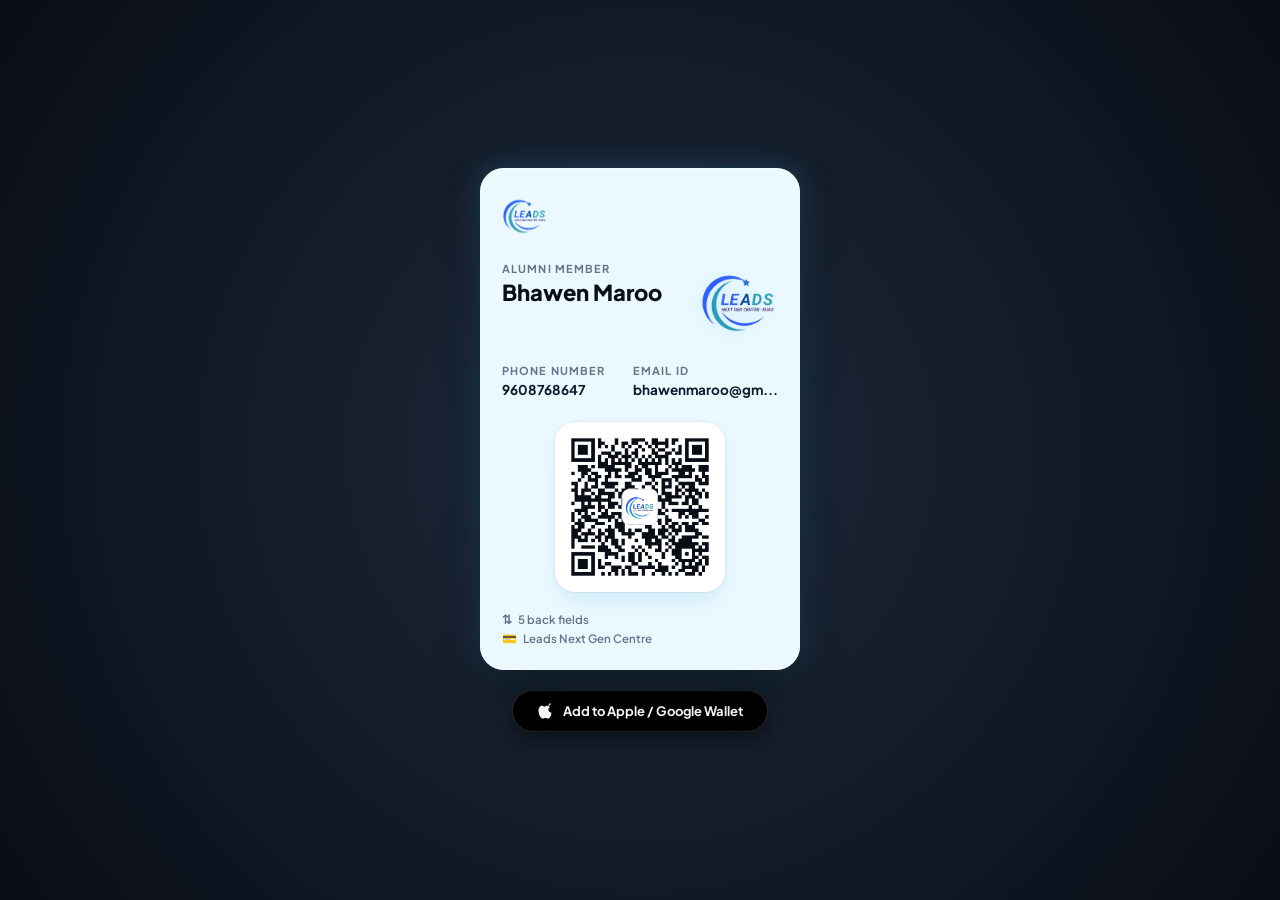
<file: wallet-pass.html>
<!DOCTYPE html>
<html lang="en">
<head>
  <meta charset="UTF-8">
  <meta name="viewport" content="width=device-width, initial-scale=1.0">
  <title>Bhawen Maroo - LEADS Digital Wallet Pass</title>
  <link rel="preconnect" href="https://fonts.googleapis.com">
  <link rel="preconnect" href="https://fonts.gstatic.com" crossorigin>
  <link href="https://fonts.googleapis.com/css2?family=Plus+Jakarta+Sans:wght@400;500;600;700;800;900&display=swap" rel="stylesheet">
  <style>
    * {
      box-sizing: border-box;
      margin: 0;
      padding: 0;
    }

    body {
      min-height: 100vh;
      display: flex;
      flex-direction: column;
      justify-content: center;
      align-items: center;
      background: radial-gradient(circle at center, #1e293b, #090d16);
      font-family: 'Plus Jakarta Sans', -apple-system, BlinkMacSystemFont, "Segoe UI", Roboto, sans-serif;
      padding: 24px;
      color: #0f172a;
    }

    .pass-container {
      perspective: 1200px;
      display: flex;
      flex-direction: column;
      align-items: center;
      gap: 20px;
    }

    /* Apple Wallet Pass Card */
    .wallet-pass {
      width: 320px;
      min-height: 480px;
      background: #ebf9ff;
      border-radius: 24px;
      padding: 24px 22px;
      box-shadow: 
        0 20px 45px -10px rgba(0, 0, 0, 0.6),
        0 0 0 1px rgba(255, 255, 255, 0.6) inset,
        0 0 30px rgba(56, 189, 248, 0.25);
      display: flex;
      flex-direction: column;
      justify-content: space-between;
      position: relative;
      overflow: hidden;
      transition: transform 0.5s cubic-bezier(0.2, 0.8, 0.2, 1), box-shadow 0.5s ease;
    }

    .wallet-pass:hover {
      transform: translateY(-6px) scale(1.02);
      box-shadow: 
        0 30px 60px -12px rgba(0, 0, 0, 0.75),
        0 0 0 1px rgba(255, 255, 255, 0.8) inset,
        0 0 45px rgba(56, 189, 248, 0.4);
    }

    /* Top Header */
    .pass-header {
      display: flex;
      align-items: center;
      justify-content: flex-start;
      margin-bottom: 24px;
    }

    .header-logo {
      width: 46px;
      height: auto;
      object-fit: contain;
    }

    /* Primary Member Section */
    .primary-section {
      display: flex;
      justify-content: space-between;
      align-items: flex-start;
      margin-bottom: 24px;
    }

    .primary-info {
      flex: 1;
    }

    .field-label {
      font-size: 11px;
      font-weight: 700;
      letter-spacing: 0.1em;
      text-transform: uppercase;
      color: #64748b;
      margin-bottom: 4px;
    }

    .primary-name {
      font-size: 22px;
      font-weight: 800;
      color: #090d16;
      line-height: 1.2;
    }

    .brand-side-logo {
      width: 78px;
      height: auto;
      object-fit: contain;
      filter: drop-shadow(0 4px 10px rgba(2, 132, 199, 0.15));
    }

    /* Secondary Fields */
    .secondary-fields {
      display: grid;
      grid-template-columns: 1fr 1fr;
      gap: 12px;
      margin-bottom: 24px;
    }

    .field-value {
      font-size: 13.5px;
      font-weight: 700;
      color: #0f172a;
      white-space: nowrap;
      overflow: hidden;
      text-overflow: ellipsis;
    }

    /* QR Code Container */
    .qr-box {
      background: #ffffff;
      border-radius: 20px;
      padding: 16px;
      display: flex;
      align-items: center;
      justify-content: center;
      box-shadow: 
        0 10px 25px -5px rgba(2, 132, 199, 0.15),
        0 0 0 1px rgba(226, 232, 240, 0.8);
      margin: 0 auto;
      width: 170px;
      height: 170px;
    }

    .qr-img {
      width: 100%;
      height: 100%;
      object-fit: contain;
    }

    /* Footer Details */
    .pass-footer {
      margin-top: 20px;
      display: flex;
      flex-direction: column;
      gap: 4px;
      font-size: 11.5px;
      color: #64748b;
      font-weight: 600;
    }

    .footer-row {
      display: flex;
      align-items: center;
      gap: 6px;
    }

    .footer-icon {
      font-size: 12px;
    }

    /* Action Button */
    .btn-wallet {
      display: inline-flex;
      align-items: center;
      gap: 10px;
      background: #000000;
      color: #ffffff;
      text-decoration: none;
      padding: 12px 24px;
      border-radius: 999px;
      font-size: 13px;
      font-weight: 700;
      box-shadow: 0 10px 20px rgba(0, 0, 0, 0.4);
      transition: all 0.3s ease;
      border: 1px solid rgba(255, 255, 255, 0.15);
    }

    .btn-wallet:hover {
      transform: translateY(-2px);
      box-shadow: 0 15px 30px rgba(0, 0, 0, 0.6);
      background: #111827;
    }

    .apple-icon {
      width: 16px;
      height: 16px;
      fill: currentColor;
    }
  </style>
</head>
<body>

  <div class="pass-container">
    <!-- Digital Wallet Card -->
    <div class="wallet-pass">
      <div>
        <!-- Top Small Logo -->
        <div class="pass-header">
          <img src="leads-logo.png" alt="LEADS Logo" class="header-logo" />
        </div>

        <!-- Alumni Member Field -->
        <div class="primary-section">
          <div class="primary-info">
            <div class="field-label">Alumni Member</div>
            <div class="primary-name">Bhawen Maroo</div>
          </div>
          <img src="leads-logo.png" alt="LEADS RUAS" class="brand-side-logo" />
        </div>

        <!-- Phone & Email -->
        <div class="secondary-fields">
          <div>
            <div class="field-label">Phone Number</div>
            <div class="field-value">9608768647</div>
          </div>
          <div>
            <div class="field-label">Email ID</div>
            <div class="field-value" title="bhawenmaroo@gmail.com">bhawenmaroo@gm...</div>
          </div>
        </div>

        <!-- QR Code Container -->
        <div class="qr-box">
          <img 
            src="leads-qr-code.png" 
            alt="LEADS QR Code" 
            class="qr-img"
          />
        </div>
      </div>

      <!-- Footer Info -->
      <div class="pass-footer">
        <div class="footer-row">
          <span class="footer-icon">&#x21C5;</span>
          <span>5 back fields</span>
        </div>
        <div class="footer-row">
          <span class="footer-icon">&#128179;</span>
          <span>Leads Next Gen Centre</span>
        </div>
      </div>
    </div>

    <!-- Live Add to Wallet Link -->
    <a href="https://api.walletwallet.dev/p/e1f116cc-3aa7-4cd9-8362-123ea660021f" target="_blank" rel="noopener noreferrer" class="btn-wallet">
      <svg class="apple-icon" viewBox="0 0 170 170">
        <path d="M150.37 130.25c-2.45 5.66-5.35 10.87-8.71 15.66-4.58 6.53-8.33 11.05-11.22 13.56-4.48 4.12-9.28 6.23-14.42 6.35-3.69 0-8.14-1.05-13.32-3.18-5.19-2.12-9.97-3.17-14.34-3.17-4.58 0-9.49 1.05-14.75 3.17-5.26 2.13-9.5 3.24-12.74 3.35-4.35.13-9.16-1.9-14.42-6.08-3.7-3.04-7.58-7.7-11.64-13.98-6.19-9.56-10.9-20.48-14.15-32.76-3.25-12.28-4.88-23.77-4.88-34.46 0-14.02 3.42-25.59 10.25-34.72 6.84-9.12 15.42-13.82 25.75-14.1 4.79-.1 10.05 1.25 15.79 4.04 5.73 2.79 9.53 4.24 11.39 4.35 1.52-.11 5.58-1.63 12.18-4.56 6.6-2.93 12.14-4.22 16.63-3.86 12.4.98 22.38 5.74 29.93 14.28-10.87 6.63-16.19 15.54-15.96 26.74.22 8.7 3.59 16.14 10.11 22.33 6.52 6.19 14.46 9.89 23.82 11.1-2.17 6.53-4.67 13.05-7.5 19.56zM119.22 33.04c0-7.39 2.61-14.24 7.83-20.55 5.22-6.31 11.63-10.47 19.24-12.49 1.09 7.39-1.2 14.57-6.86 21.53-5.65 6.96-12.39 10.8-20.21 11.51z"/>
      </svg>
      Add to Apple / Google Wallet
    </a>
  </div>

</body>
</html>
</file>
